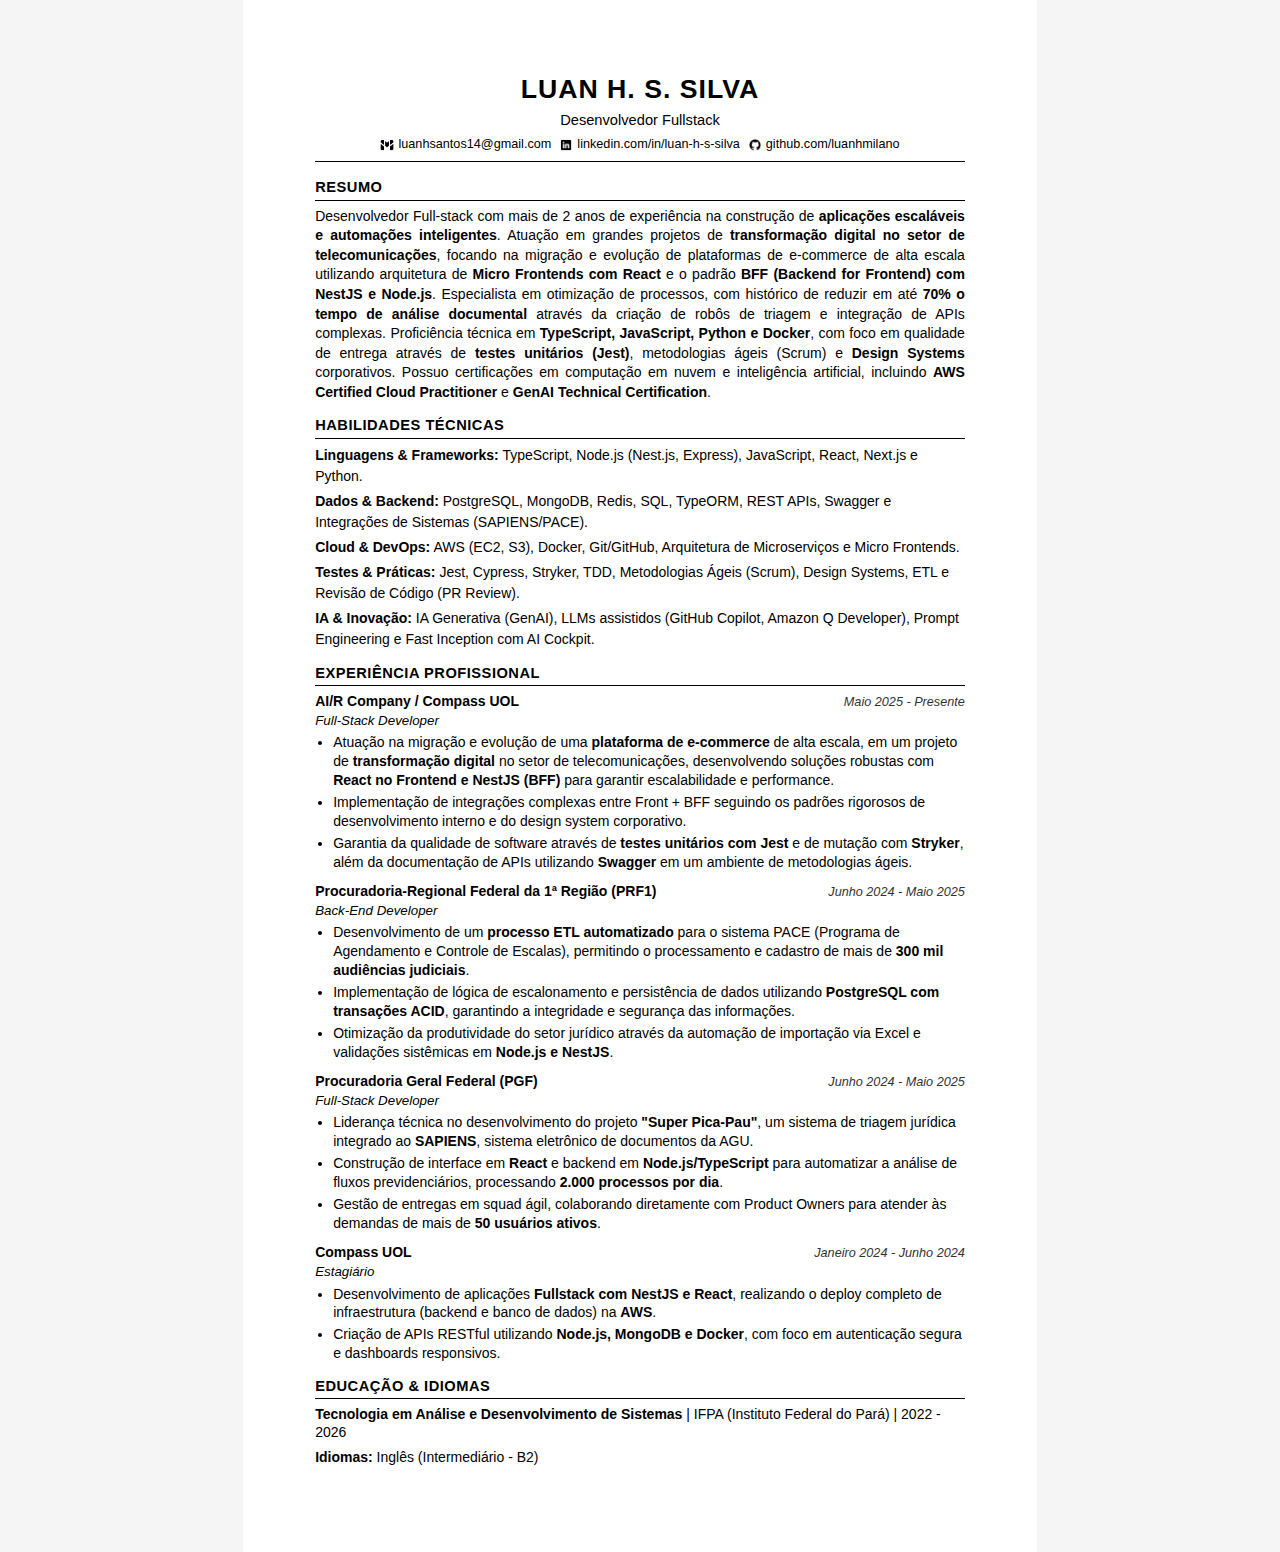
<file: index.html>
<!DOCTYPE html>
<html lang="en">
<head>
    <meta charset="UTF-8">
    <meta name="viewport" content="width=device-width, initial-scale=1.0">
    <title>Luan Henrique - Fullstack Dev</title>
    <link rel="stylesheet" href="styles.css">
</head>
<body>
    <div class="container" id="resume-container">
        <!-- Header -->
        <div class="header">
            <h1>LUAN H. S. SILVA</h1>
            <div class="title">Desenvolvedor Fullstack</div>
            <div class="contact">
                <span class="contact-item"><img src="assets/gmail-icon.png" alt="Email Icon" class="contact-icon"><a href="mailto:luanhsantos14@gmail.com">luanhsantos14@gmail.com</a></img></span>
                <span class="contact-item"><img src="assets/linkedin-icon.png" alt="Linkedin Icon" class="contact-icon"><a href="https://www.linkedin.com/in/luan-h-s-silva-9b4784190/" target="_blank">linkedin.com/in/luan-h-s-silva</a></img></span>
                <span class="contact-item"><img src="assets/github-icon.png" alt="GitHub Icon" class="contact-icon"><a href="https://github.com/luanhmilano" target="_blank">github.com/luanhmilano</a></img></span>
                <!-- <a href="https://berolab.app" target="_blank">berolab.app</a> FUTURO LINK PORTFOLIO -->
            </div>
        </div>

        <!-- Professional Summary -->
        <div class="section">
            <div class="section-title">Resumo</div>
            <div class="summary">
                Desenvolvedor Full-stack com mais de 2 anos de experiência na construção de <strong>aplicações escaláveis e automações inteligentes</strong>. Atuação em grandes projetos de <strong>transformação digital no setor de telecomunicações</strong>, focando na migração e evolução de plataformas de e-commerce de alta escala utilizando arquitetura de <strong>Micro Frontends com React</strong> e o padrão <strong>BFF (Backend for Frontend) com NestJS e Node.js</strong>. Especialista em otimização de processos, com histórico de reduzir em até <strong>70% o tempo de análise documental</strong> através da criação de robôs de triagem e integração de APIs complexas. Proficiência técnica em <strong>TypeScript, JavaScript, Python e Docker</strong>, com foco em qualidade de entrega através de <strong>testes unitários (Jest)</strong>, metodologias ágeis (Scrum) e <strong>Design Systems</strong> corporativos. Possuo certificações em computação em nuvem e inteligência artificial, incluindo <strong>AWS Certified Cloud Practitioner</strong> e <strong>GenAI Technical Certification</strong>.
            </div>
        </div>

        <!-- Technical Skills -->
        <div class="section">
            <div class="section-title">Habilidades Técnicas</div>
            <div class="skills-grid">
                <div class="skill-category"><strong>Linguagens & Frameworks:</strong> TypeScript, Node.js (Nest.js, Express), JavaScript, React, Next.js e Python.</div>
                <div class="skill-category"><strong>Dados & Backend:</strong> PostgreSQL, MongoDB, Redis, SQL, TypeORM, REST APIs, Swagger e Integrações de Sistemas (SAPIENS/PACE).</div>
                <div class="skill-category"><strong>Cloud & DevOps:</strong> AWS (EC2, S3), Docker, Git/GitHub, Arquitetura de Microserviços e Micro Frontends.</div>
                <div class="skill-category"><strong>Testes & Práticas:</strong> Jest, Cypress, Stryker, TDD, Metodologias Ágeis (Scrum), Design Systems, ETL e Revisão de Código (PR Review).</div>
                <div class="skill-category"><strong>IA & Inovação:</strong> IA Generativa (GenAI), LLMs assistidos (GitHub Copilot, Amazon Q Developer), Prompt Engineering e Fast Inception com AI Cockpit.</div>
            </div>
        </div>

        <!-- Professional Experience -->
        <div class="section">
            <div class="section-title">Experiência Profissional</div>

            <div class="job">
                <div class="job-header">
                    <div class="job-title-company">AI/R Company / Compass UOL</div>
                    <div class="job-date">Maio 2025 - Presente</div>
                </div>
                <div class="job-position">Full-Stack Developer</div>
                <ul>
                    <li>Atuação na migração e evolução de uma <strong>plataforma de e-commerce</strong> de alta escala, em um projeto de <strong>transformação digital</strong> no setor de telecomunicações, desenvolvendo soluções robustas com <strong>React no Frontend e NestJS (BFF)</strong> para garantir escalabilidade e performance.</li>
                    <li>Implementação de integrações complexas entre Front + BFF seguindo os padrões rigorosos de desenvolvimento interno e do design system corporativo.</li>
                    <li>Garantia da qualidade de software através de <strong>testes unitários com Jest</strong> e de mutação com <strong>Stryker</strong>, além da documentação de APIs utilizando <strong>Swagger</strong> em um ambiente de metodologias ágeis.</li>
                </ul>
            </div>

            <div class="job">
                <div class="job-header">
                    <div class="job-title-company">Procuradoria-Regional Federal da 1ª Região (PRF1)</div>
                    <div class="job-date">Junho 2024 - Maio 2025</div>
                </div>
                <div class="job-position">Back-End Developer</div>
                <ul>
                    <li>Desenvolvimento de um <strong>processo ETL automatizado</strong> para o sistema PACE (Programa de Agendamento e Controle de Escalas), permitindo o processamento e cadastro de mais de <strong>300 mil audiências judiciais</strong>.</li>
                    <li>Implementação de lógica de escalonamento e persistência de dados utilizando <strong>PostgreSQL com transações ACID</strong>, garantindo a integridade e segurança das informações.</li>
                    <li>Otimização da produtividade do setor jurídico através da automação de importação via Excel e validações sistêmicas em <strong>Node.js e NestJS</strong>.</li>
            </div>

            <div class="job">
                <div class="job-header">
                    <div class="job-title-company">Procuradoria Geral Federal (PGF)</div>
                    <div class="job-date">Junho 2024 - Maio 2025</div>
                </div>
                <div class="job-position">Full-Stack Developer</div>
                <ul>
                    <li>Liderança técnica no desenvolvimento do projeto <strong>"Super Pica-Pau"</strong>, um sistema de triagem jurídica integrado ao <strong>SAPIENS</strong>, sistema eletrônico de documentos da AGU.</li>
                    <li>Construção de interface em <strong>React</strong> e backend em <strong>Node.js/TypeScript</strong> para automatizar a análise de fluxos previdenciários, processando <strong>2.000 processos por dia</strong>.</li>
                    <li>Gestão de entregas em squad ágil, colaborando diretamente com Product Owners para atender às demandas de mais de <strong>50 usuários ativos</strong>.</li>
                </ul>
            </div>

            <div class="job">
                <div class="job-header">
                    <div class="job-title-company">Compass UOL</div>
                    <div class="job-date">Janeiro 2024 - Junho 2024</div>
                </div>
                <div class="job-position">Estagiário</div>
                <ul>
                    <li>Desenvolvimento de aplicações <strong>Fullstack com NestJS e React</strong>, realizando o deploy completo de infraestrutura (backend e banco de dados) na <strong>AWS</strong>.</li>
                    <li>Criação de APIs RESTful utilizando <strong>Node.js, MongoDB e Docker</strong>, com foco em autenticação segura e dashboards responsivos.</li>
                </ul>
            </div>

        </div>

        <!-- Education & Languages -->
        <div class="section">
            <div class="section-title">Educação & Idiomas</div>
            <div class="education-item">
                <strong>Tecnologia em Análise e Desenvolvimento de Sistemas</strong> | IFPA (Instituto Federal do Pará) | 2022 - 2026
            </div>
            <div class="education-item" style="margin-top: 4px;">
                <strong>Idiomas:</strong> Inglês (Intermediário - B2)
            </div>
        </div>
    </div>
</body>
</html>
</file>
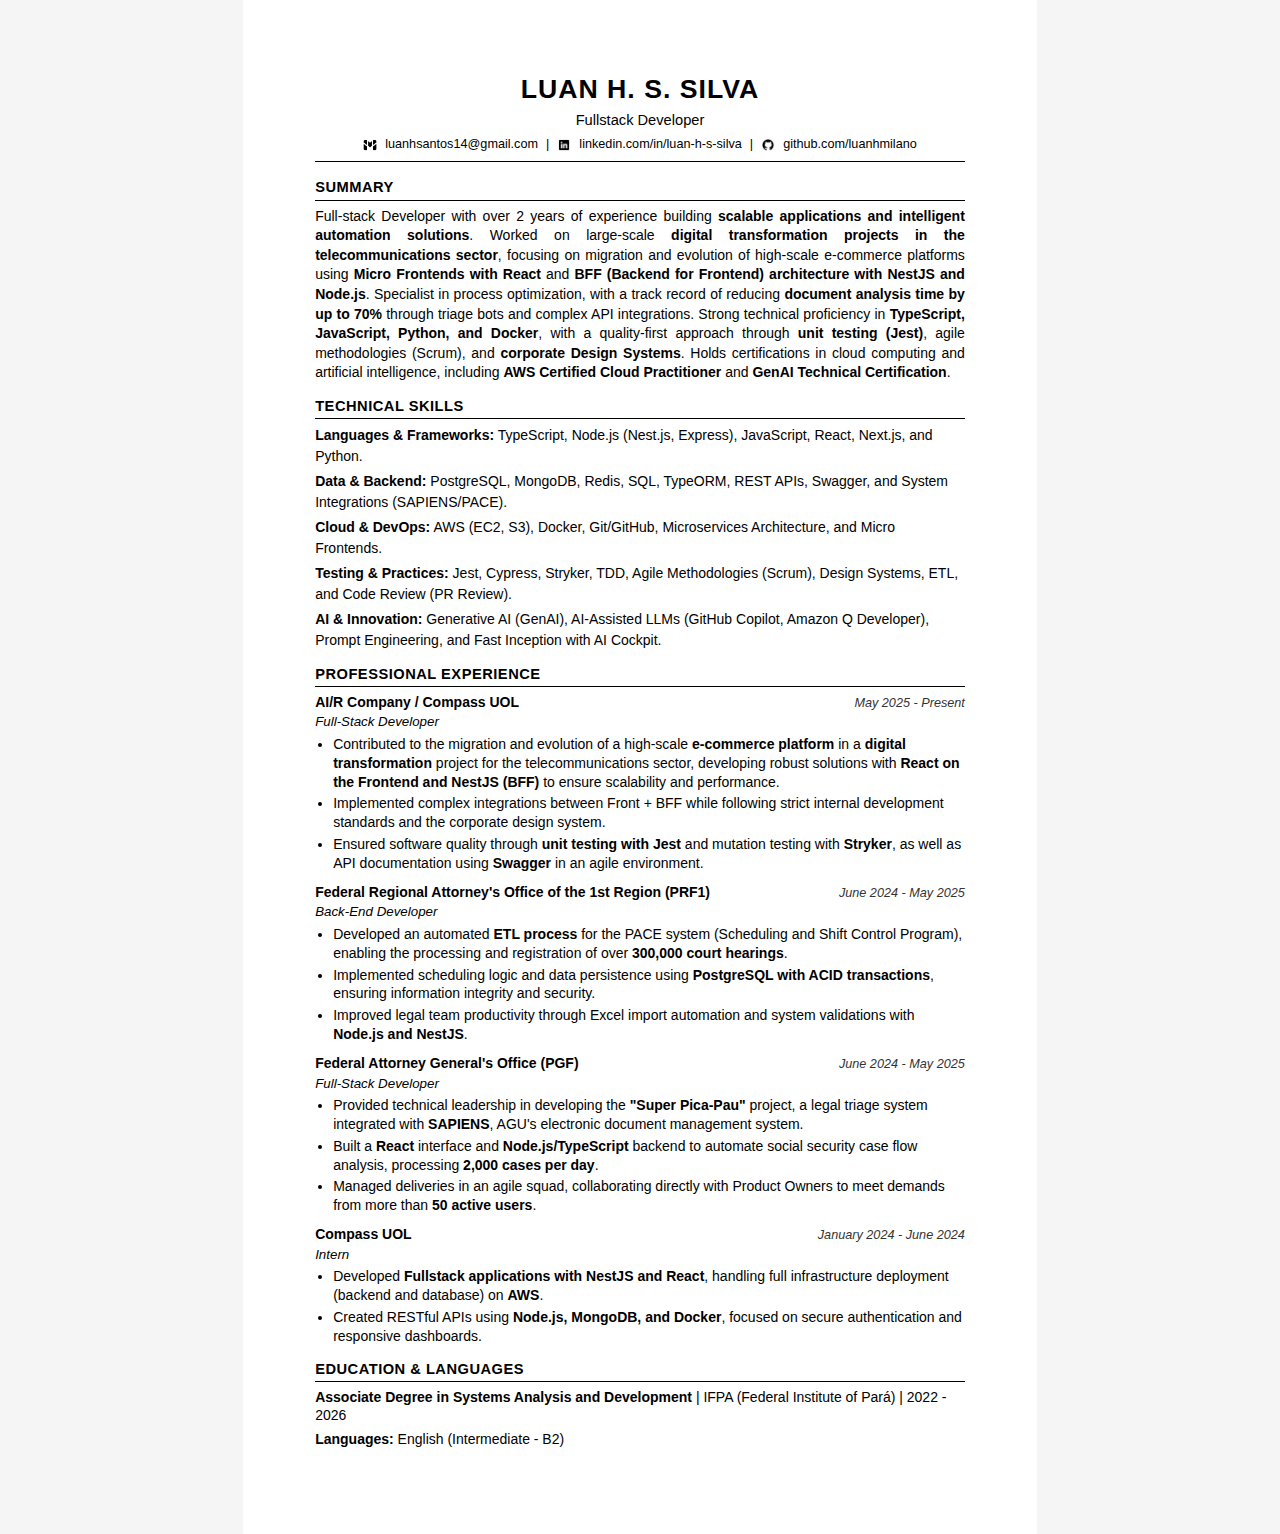
<file: resume-english.html>
<!DOCTYPE html>
<html lang="en">
<head>
    <meta charset="UTF-8">
    <meta name="viewport" content="width=device-width, initial-scale=1.0">
    <title>Luan Henrique - Fullstack Developer</title>
    <link rel="stylesheet" href="styles.css">
</head>
<body>
    <div class="container" id="resume-container">
        <!-- Header -->
        <div class="header">
            <h1>LUAN H. S. SILVA</h1>
            <div class="title">Fullstack Developer</div>
            <div class="contact">
                <img src="assets/gmail-icon.png" alt="Email Icon" class="contact-icon"><a href="mailto:luanhsantos14@gmail.com">luanhsantos14@gmail.com</a></img> |
                <img src="assets/linkedin-icon.png" alt="Linkedin Icon" class="contact-icon"><a href="https://www.linkedin.com/in/luan-h-s-silva-9b4784190/" target="_blank">linkedin.com/in/luan-h-s-silva</a></img> |
                <img src="assets/github-icon.png" alt="GitHub Icon" class="contact-icon"><a href="https://github.com/luanhmilano" target="_blank">github.com/luanhmilano</a></img>
                <!-- <a href="https://berolab.app" target="_blank">berolab.app</a> FUTURE PORTFOLIO LINK -->
            </div>
        </div>

        <!-- Professional Summary -->
        <div class="section">
            <div class="section-title">Summary</div>
            <div class="summary">
                Full-stack Developer with over 2 years of experience building <strong>scalable applications and intelligent automation solutions</strong>. Worked on large-scale <strong>digital transformation projects in the telecommunications sector</strong>, focusing on migration and evolution of high-scale e-commerce platforms using <strong>Micro Frontends with React</strong> and <strong>BFF (Backend for Frontend) architecture with NestJS and Node.js</strong>. Specialist in process optimization, with a track record of reducing <strong>document analysis time by up to 70%</strong> through triage bots and complex API integrations. Strong technical proficiency in <strong>TypeScript, JavaScript, Python, and Docker</strong>, with a quality-first approach through <strong>unit testing (Jest)</strong>, agile methodologies (Scrum), and <strong>corporate Design Systems</strong>. Holds certifications in cloud computing and artificial intelligence, including <strong>AWS Certified Cloud Practitioner</strong> and <strong>GenAI Technical Certification</strong>.
            </div>
        </div>

        <!-- Technical Skills -->
        <div class="section">
            <div class="section-title">Technical Skills</div>
            <div class="skills-grid">
                <div class="skill-category"><strong>Languages & Frameworks:</strong> TypeScript, Node.js (Nest.js, Express), JavaScript, React, Next.js, and Python.</div>
                <div class="skill-category"><strong>Data & Backend:</strong> PostgreSQL, MongoDB, Redis, SQL, TypeORM, REST APIs, Swagger, and System Integrations (SAPIENS/PACE).</div>
                <div class="skill-category"><strong>Cloud & DevOps:</strong> AWS (EC2, S3), Docker, Git/GitHub, Microservices Architecture, and Micro Frontends.</div>
                <div class="skill-category"><strong>Testing & Practices:</strong> Jest, Cypress, Stryker, TDD, Agile Methodologies (Scrum), Design Systems, ETL, and Code Review (PR Review).</div>
                <div class="skill-category"><strong>AI & Innovation:</strong> Generative AI (GenAI), AI-Assisted LLMs (GitHub Copilot, Amazon Q Developer), Prompt Engineering, and Fast Inception with AI Cockpit.</div>
            </div>
        </div>

        <!-- Professional Experience -->
        <div class="section">
            <div class="section-title">Professional Experience</div>

            <div class="job">
                <div class="job-header">
                    <div class="job-title-company">AI/R Company / Compass UOL</div>
                    <div class="job-date">May 2025 - Present</div>
                </div>
                <div class="job-position">Full-Stack Developer</div>
                <ul>
                    <li>Contributed to the migration and evolution of a high-scale <strong>e-commerce platform</strong> in a <strong>digital transformation</strong> project for the telecommunications sector, developing robust solutions with <strong>React on the Frontend and NestJS (BFF)</strong> to ensure scalability and performance.</li>
                    <li>Implemented complex integrations between Front + BFF while following strict internal development standards and the corporate design system.</li>
                    <li>Ensured software quality through <strong>unit testing with Jest</strong> and mutation testing with <strong>Stryker</strong>, as well as API documentation using <strong>Swagger</strong> in an agile environment.</li>
                </ul>
            </div>

            <div class="job">
                <div class="job-header">
                    <div class="job-title-company">Federal Regional Attorney's Office of the 1st Region (PRF1)</div>
                    <div class="job-date">June 2024 - May 2025</div>
                </div>
                <div class="job-position">Back-End Developer</div>
                <ul>
                    <li>Developed an automated <strong>ETL process</strong> for the PACE system (Scheduling and Shift Control Program), enabling the processing and registration of over <strong>300,000 court hearings</strong>.</li>
                    <li>Implemented scheduling logic and data persistence using <strong>PostgreSQL with ACID transactions</strong>, ensuring information integrity and security.</li>
                    <li>Improved legal team productivity through Excel import automation and system validations with <strong>Node.js and NestJS</strong>.</li>
                </ul>
            </div>

            <div class="job">
                <div class="job-header">
                    <div class="job-title-company">Federal Attorney General's Office (PGF)</div>
                    <div class="job-date">June 2024 - May 2025</div>
                </div>
                <div class="job-position">Full-Stack Developer</div>
                <ul>
                    <li>Provided technical leadership in developing the <strong>"Super Pica-Pau"</strong> project, a legal triage system integrated with <strong>SAPIENS</strong>, AGU's electronic document management system.</li>
                    <li>Built a <strong>React</strong> interface and <strong>Node.js/TypeScript</strong> backend to automate social security case flow analysis, processing <strong>2,000 cases per day</strong>.</li>
                    <li>Managed deliveries in an agile squad, collaborating directly with Product Owners to meet demands from more than <strong>50 active users</strong>.</li>
                </ul>
            </div>

            <div class="job">
                <div class="job-header">
                    <div class="job-title-company">Compass UOL</div>
                    <div class="job-date">January 2024 - June 2024</div>
                </div>
                <div class="job-position">Intern</div>
                <ul>
                    <li>Developed <strong>Fullstack applications with NestJS and React</strong>, handling full infrastructure deployment (backend and database) on <strong>AWS</strong>.</li>
                    <li>Created RESTful APIs using <strong>Node.js, MongoDB, and Docker</strong>, focused on secure authentication and responsive dashboards.</li>
                </ul>
            </div>

        </div>

        <!-- Education & Languages -->
        <div class="section">
            <div class="section-title">Education & Languages</div>
            <div class="education-item">
                <strong>Associate Degree in Systems Analysis and Development</strong> | IFPA (Federal Institute of Pará) | 2022 - 2026
            </div>
            <div class="education-item" style="margin-top: 4px;">
                <strong>Languages:</strong> English (Intermediate - B2)
            </div>
        </div>
    </div>
</body>
</html>
</file>
<file: styles.css>
* {
  margin: 0;
  padding: 0;
  box-sizing: border-box;
}

body {
  font-family: Arial, sans-serif;
  line-height: 1.3;
  color: #000;
  background: #f5f5f5;
  font-size: 10.5pt;
}

.container {
  max-width: 210mm;
  margin: 0 auto;
  background: #fff;
  padding: 0.75in;
  min-height: 297mm;
  position: relative;
}

@media print {
  body {
    background: #fff;
  }
  .container {
    padding: 0.5in;
    margin: 0;
  }
}

/* Header */
.header {
  text-align: center;
  margin-bottom: 16px;
  border-bottom: 1px solid #000;
  padding-bottom: 8px;
}

.header h1 {
  font-size: 20pt;
  font-weight: bold;
  margin-bottom: 4px;
  letter-spacing: 1px;
}

.header .title {
  font-size: 11pt;
  margin-bottom: 6px;
  font-weight: normal;
}

.contact {
  font-size: 9.5pt;
  line-height: 1.4;
  display: flex;
  align-items: center;
  justify-content: center;
  flex-wrap: wrap;
  gap: 8px;
}

.contact-item {
  display: inline-flex;
  align-items: center;
  gap: 4px;
  white-space: nowrap;
}

.contact-icon {
  width: 14px;
  height: 14px;
  object-fit: contain;
}

.contact a {
  color: #000;
  text-decoration: none;
  overflow-wrap: anywhere;
}

.contact a:hover {
  text-decoration: underline;
}

/* Section Headers */
.section {
  margin-bottom: 14px;
}

.section-title {
  font-size: 11pt;
  font-weight: bold;
  text-transform: uppercase;
  letter-spacing: 0.5px;
  margin-bottom: 6px;
  border-bottom: 1px solid #000;
  padding-bottom: 2px;
}

/* Summary */
.summary {
  text-align: justify;
  line-height: 1.4;
}

/* Skills */
.skills-grid {
  line-height: 1.5;
}

.skill-category {
  margin-bottom: 4px;
}

.skill-category strong {
  font-weight: bold;
}

/* Experience */
.job {
  margin-bottom: 10px;
}

.job-header {
  display: flex;
  justify-content: space-between;
  align-items: baseline;
  margin-bottom: 2px;
}

.job-title-company {
  font-weight: bold;
  font-size: 10.5pt;
}

.job-date {
  font-style: italic;
  font-size: 9.5pt;
  color: #333;
}

.job-position {
  font-style: italic;
  margin-bottom: 4px;
  font-size: 10pt;
}

.job ul {
  margin-left: 18px;
  margin-top: 3px;
}

.job li {
  margin-bottom: 3px;
  line-height: 1.35;
}

/* Projects */
.project {
  margin-bottom: 8px;
}

.project-header {
  font-weight: bold;
  margin-bottom: 3px;
}

.project-header a {
  color: #000;
  text-decoration: none;
}

.project-description {
  line-height: 1.4;
}

.project ul {
  margin-left: 18px;
  margin-top: 3px;
}

.project li {
  margin-bottom: 3px;
  line-height: 1.35;
}

/* Education */
.education-item {
  margin-bottom: 6px;
}

.education-header {
  display: flex;
  justify-content: space-between;
  align-items: baseline;
}

.education-school {
  font-weight: bold;
}

.education-date {
  font-style: italic;
  font-size: 9.5pt;
  color: #333;
}

.education-degree {
  font-size: 10pt;
}

/* Metrics highlighting */
strong.metric {
  font-weight: bold;
}

/* Mobile responsiveness */
@media (max-width: 768px) {
  .container {
    max-width: 100%;
    min-height: auto;
    padding: 24px 16px;
  }

  .header {
    margin-bottom: 14px;
  }

  .header h1 {
    font-size: 17pt;
    letter-spacing: 0.6px;
  }

  .header .title {
    font-size: 10.5pt;
  }

  .contact {
    flex-direction: column;
    align-items: center;
    gap: 4px;
    line-height: 1.5;
  }

  .section {
    margin-bottom: 12px;
  }

  .job-header {
    flex-direction: column;
    align-items: flex-start;
    gap: 2px;
  }

  .job ul,
  .project ul {
    margin-left: 16px;
  }
}

@media (max-width: 480px) {
  body {
    font-size: 10pt;
  }

  .container {
    padding: 16px 12px;
  }

  .header h1 {
    font-size: 15pt;
    letter-spacing: 0.4px;
  }

  .header .title {
    font-size: 10pt;
  }

  .contact {
    flex-direction: column;
    align-items: center;
    gap: 3px;
    text-align: center;
    line-height: 1.7;
  }

  .contact-icon {
    width: 13px;
    height: 13px;
  }

  .section-title {
    font-size: 10pt;
  }

  .job-title-company {
    font-size: 10pt;
  }
}
</file>
